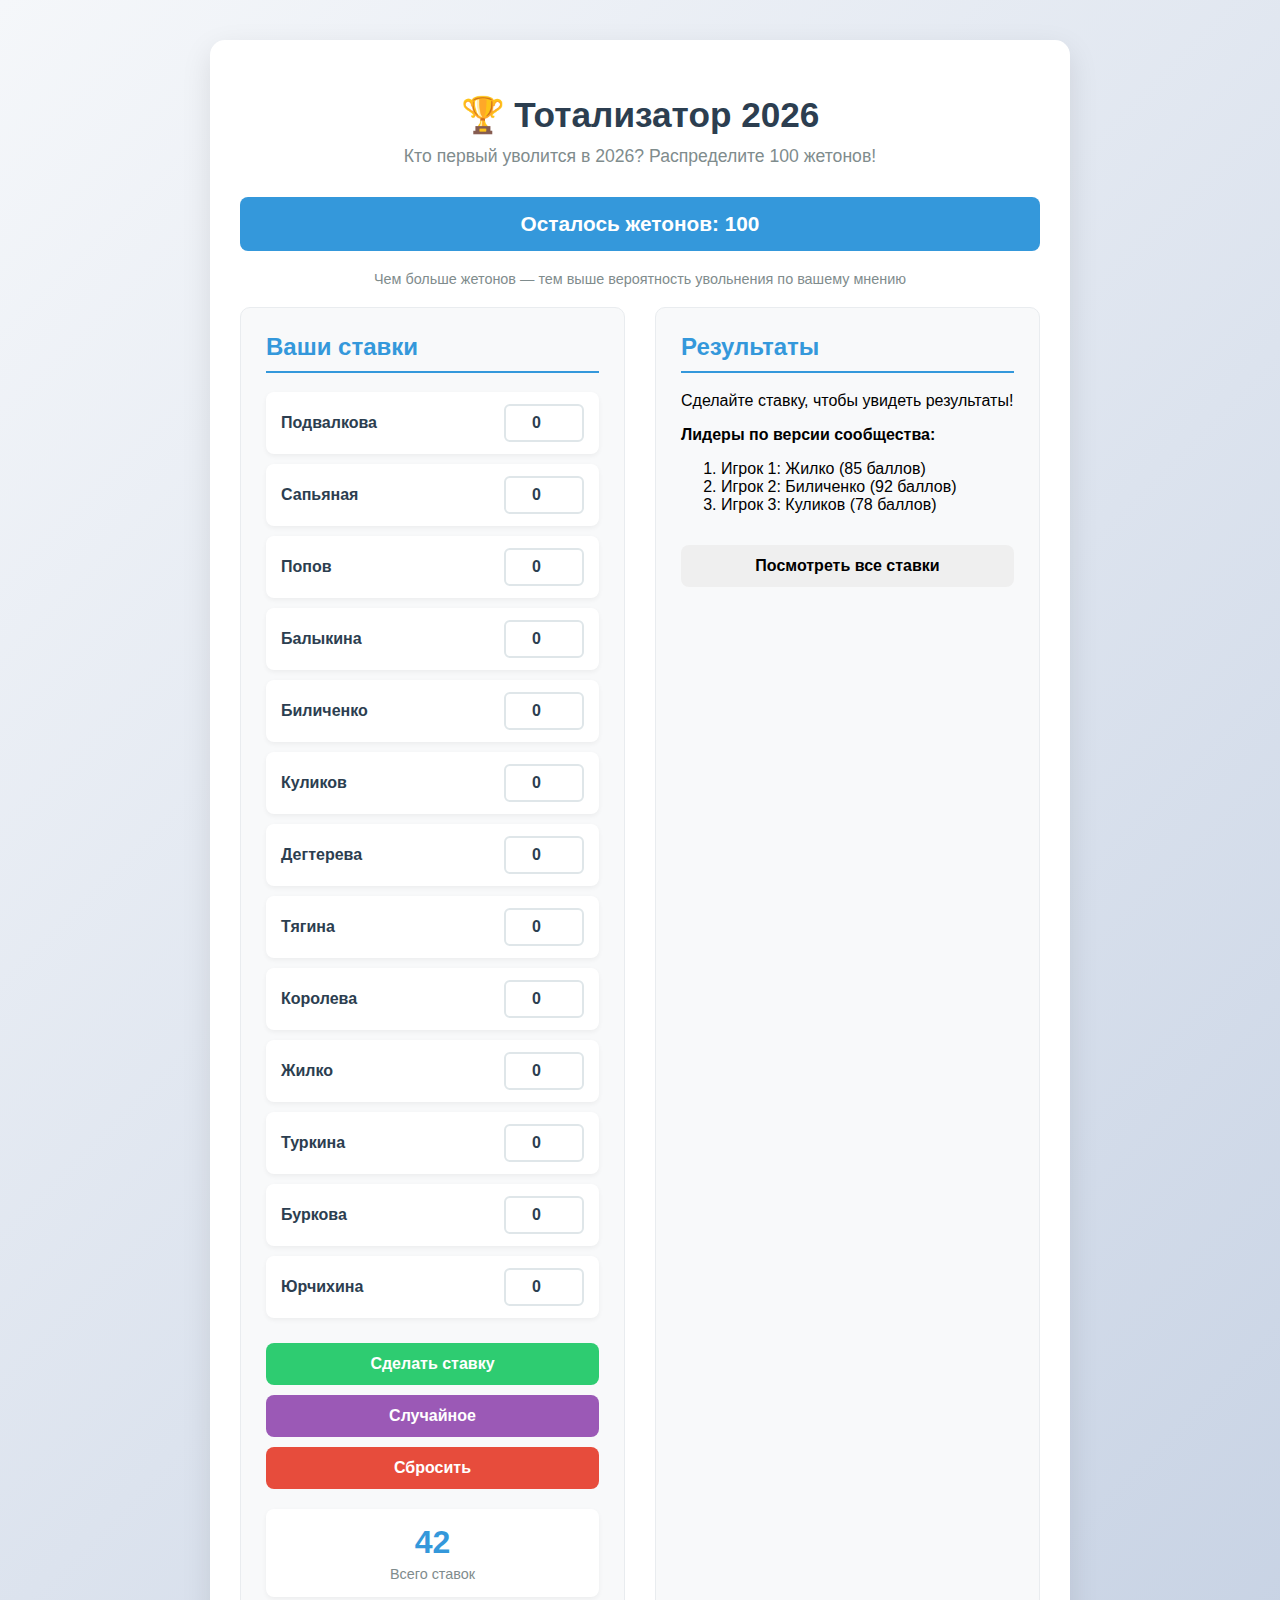
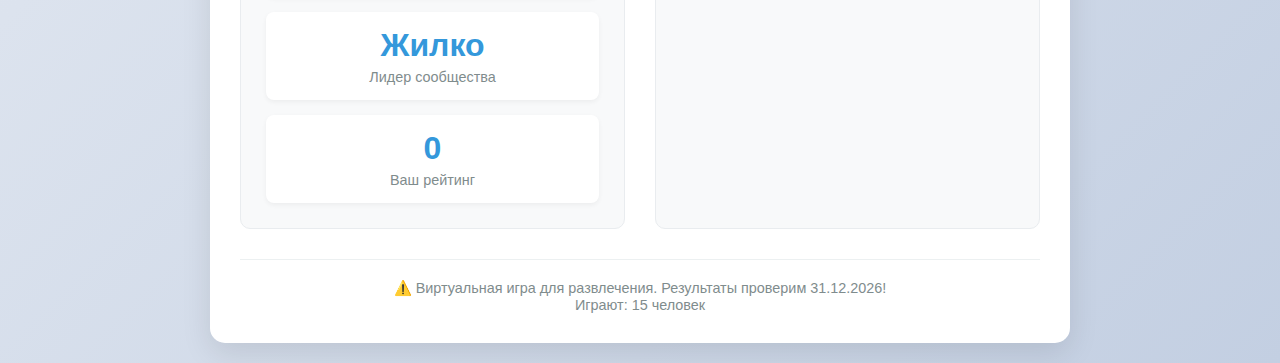
<file: index.html.html>
<!DOCTYPE html>
<html lang="ru">
<head>
    <meta charset="UTF-8">
    <meta name="viewport" content="width=device-width, initial-scale=1.0">
    <title>Тотализатор: Кто уволится в 2026?</title>
    <script src="https://telegram.org/js/telegram-web-app.js"></script>
    <style>
        * {
            box-sizing: border-box;
            font-family: 'Segoe UI', Tahoma, Geneva, Verdana, sans-serif;
        }
        
        body {
            max-width: 900px;
            margin: 0 auto;
            padding: 20px;
            background: linear-gradient(135deg, #f5f7fa 0%, #c3cfe2 100%);
            min-height: 100vh;
        }
        
        .container {
            background: white;
            border-radius: 15px;
            box-shadow: 0 10px 30px rgba(0,0,0,0.1);
            padding: 30px;
            margin-top: 20px;
        }
        
        h1 {
            color: #2c3e50;
            text-align: center;
            margin-bottom: 10px;
            font-size: 2.2em;
        }
        
        .subtitle {
            text-align: center;
            color: #7f8c8d;
            margin-bottom: 30px;
            font-size: 1.1em;
        }
        
        .game-area {
            display: grid;
            grid-template-columns: 1fr 1fr;
            gap: 30px;
        }
        
        @media (max-width: 768px) {
            .game-area {
                grid-template-columns: 1fr;
            }
        }
        
        .betting-section, .results-section {
            background: #f8f9fa;
            border-radius: 10px;
            padding: 25px;
            border: 1px solid #e9ecef;
        }
        
        h2 {
            color: #3498db;
            border-bottom: 2px solid #3498db;
            padding-bottom: 10px;
            margin-top: 0;
        }
        
        .total-tokens {
            background: #3498db;
            color: white;
            padding: 15px;
            border-radius: 8px;
            text-align: center;
            font-size: 1.3em;
            margin-bottom: 20px;
            font-weight: bold;
        }
        
        .token-info {
            font-size: 0.9em;
            color: #7f8c8d;
            text-align: center;
            margin-bottom: 20px;
        }
        
        .person-row {
            display: flex;
            justify-content: space-between;
            align-items: center;
            padding: 12px 15px;
            margin-bottom: 10px;
            background: white;
            border-radius: 8px;
            box-shadow: 0 2px 5px rgba(0,0,0,0.05);
            transition: transform 0.2s;
        }
        
        .person-row:hover {
            transform: translateY(-2px);
            box-shadow: 0 4px 8px rgba(0,0,0,0.1);
        }
        
        .person-name {
            font-weight: 600;
            color: #2c3e50;
            flex-grow: 1;
        }
        
        .bet-input {
            width: 80px;
            padding: 8px 12px;
            border: 2px solid #dfe6e9;
            border-radius: 6px;
            text-align: center;
            font-size: 1em;
            font-weight: bold;
            color: #2c3e50;
            transition: border-color 0.3s;
        }
        
        .bet-input:focus {
            outline: none;
            border-color: #3498db;
        }
        
        .buttons {
            display: flex;
            flex-wrap: wrap;
            gap: 10px;
            margin-top: 25px;
            justify-content: center;
        }
        
        button {
            padding: 12px 25px;
            border: none;
            border-radius: 8px;
            font-size: 1em;
            font-weight: 600;
            cursor: pointer;
            transition: all 0.3s;
            flex: 1;
            min-width: 180px;
        }
        
        #placeBet {
            background: #2ecc71;
            color: white;
        }
        
        #placeBet:hover {
            background: #27ae60;
            transform: translateY(-2px);
        }
        
        #resetBtn {
            background: #e74c3c;
            color: white;
        }
        
        #resetBtn:hover {
            background: #c0392b;
            transform: translateY(-2px);
        }
        
        #randomBtn {
            background: #9b59b6;
            color: white;
        }
        
        #randomBtn:hover {
            background: #8e44ad;
            transform: translateY(-2px);
        }
        
        #shareBtn {
            background: #3498db;
            color: white;
        }
        
        #shareBtn:hover {
            background: #2980b9;
            transform: translateY(-2px);
        }
        
        #saveBtn {
            background: #1abc9c;
            color: white;
        }
        
        #saveBtn:hover {
            background: #16a085;
            transform: translateY(-2px);
        }
        
        .result-item {
            display: flex;
            justify-content: space-between;
            padding: 15px;
            margin-bottom: 12px;
            border-radius: 8px;
            background: white;
            box-shadow: 0 2px 5px rgba(0,0,0,0.05);
        }
        
        .leader {
            background: #fff9e6;
            border-left: 4px solid #f1c40f;
        }
        
        .prob-bar {
            height: 20px;
            background: #ecf0f1;
            border-radius: 10px;
            margin-top: 8px;
            overflow: hidden;
        }
        
        .prob-fill {
            height: 100%;
            background: linear-gradient(90deg, #3498db, #2ecc71);
            border-radius: 10px;
            width: 0%;
            transition: width 1s ease-out;
        }
        
        .your-bet {
            font-weight: bold;
            color: #3498db;
        }
        
        .ai-bet {
            font-weight: bold;
            color: #e74c3c;
        }
        
        .community-bet {
            font-weight: bold;
            color: #9b59b6;
        }
        
        .result-header {
            display: flex;
            justify-content: space-between;
            margin-bottom: 5px;
        }
        
        .hidden {
            display: none;
        }
        
        #results {
            animation: fadeIn 0.8s ease-out;
        }
        
        @keyframes fadeIn {
            from { opacity: 0; transform: translateY(20px); }
            to { opacity: 1; transform: translateY(0); }
        }
        
        .winner {
            background: #e8f6f3;
            border: 2px solid #1abc9c;
            animation: pulse 2s infinite;
        }
        
        @keyframes pulse {
            0% { box-shadow: 0 0 0 0 rgba(26, 188, 156, 0.4); }
            70% { box-shadow: 0 0 0 10px rgba(26, 188, 156, 0); }
            100% { box-shadow: 0 0 0 0 rgba(26, 188, 156, 0); }
        }
        
        .stats {
            display: grid;
            grid-template-columns: repeat(auto-fit, minmax(200px, 1fr));
            gap: 15px;
            margin-top: 20px;
        }
        
        .stat-box {
            background: white;
            padding: 15px;
            border-radius: 8px;
            box-shadow: 0 2px 5px rgba(0,0,0,0.05);
            text-align: center;
        }
        
        .stat-value {
            font-size: 2em;
            font-weight: bold;
            color: #3498db;
        }
        
        .stat-label {
            font-size: 0.9em;
            color: #7f8c8d;
            margin-top: 5px;
        }
        
        .footer {
            text-align: center;
            margin-top: 30px;
            color: #7f8c8d;
            font-size: 0.9em;
            padding-top: 20px;
            border-top: 1px solid #ecf0f1;
        }
        
        .modal {
            display: none;
            position: fixed;
            top: 0;
            left: 0;
            width: 100%;
            height: 100%;
            background: rgba(0,0,0,0.5);
            z-index: 1000;
            justify-content: center;
            align-items: center;
        }
        
        .modal-content {
            background: white;
            padding: 30px;
            border-radius: 15px;
            max-width: 500px;
            width: 90%;
            max-height: 80vh;
            overflow-y: auto;
        }
        
        .close {
            float: right;
            font-size: 28px;
            font-weight: bold;
            cursor: pointer;
            color: #7f8c8d;
        }
        
        .community-list {
            max-height: 300px;
            overflow-y: auto;
            margin-top: 15px;
        }
        
        .community-item {
            padding: 10px;
            border-bottom: 1px solid #eee;
            display: flex;
            justify-content: space-between;
        }
    </style>
</head>
<body>
    <div class="container">
        <h1>🏆 Тотализатор 2026</h1>
        <div class="subtitle">Кто первый уволится в 2026? Распределите 100 жетонов!</div>
        
        <div class="total-tokens">Осталось жетонов: <span id="tokensLeft">100</span></div>
        <div class="token-info">Чем больше жетонов — тем выше вероятность увольнения по вашему мнению</div>
        
        <div class="game-area">
            <div class="betting-section">
                <h2>Ваши ставки</h2>
                <div id="bettingArea"></div>
                
                <div class="buttons">
                    <button id="placeBet">Сделать ставку</button>
                    <button id="randomBtn">Случайное</button>
                    <button id="resetBtn">Сбросить</button>
                    <button id="saveBtn" class="hidden">Сохранить</button>
                    <button id="shareBtn" class="hidden">Поделиться</button>
                </div>
                
                <div class="stats">
                    <div class="stat-box">
                        <div class="stat-value" id="totalBets">0</div>
                        <div class="stat-label">Всего ставок</div>
                    </div>
                    <div class="stat-box">
                        <div class="stat-value" id="topChoice">-</div>
                        <div class="stat-label">Лидер сообщества</div>
                    </div>
                    <div class="stat-box">
                        <div class="stat-value" id="yourScore">0</div>
                        <div class="stat-label">Ваш рейтинг</div>
                    </div>
                </div>
            </div>
            
            <div class="results-section">
                <h2>Результаты</h2>
                <div id="results" class="hidden">
                    <div class="result-header">
                        <span>Участник</span>
                        <span>Вы / AI / Сообщество</span>
                    </div>
                    <div id="resultsList"></div>
                    <div id="winnerAnnouncement" style="margin-top: 20px; padding: 15px; background: #e8f6f3; border-radius: 8px;"></div>
                </div>
                <div id="noResults">
                    <p>Сделайте ставку, чтобы увидеть результаты!</p>
                    <p><strong>Лидеры по версии сообщества:</strong></p>
                    <ol id="communityTop">
                        <li>Загрузка...</li>
                    </ol>
                    <button id="viewAllBtn" style="width: 100%; margin-top: 15px;">Посмотреть все ставки</button>
                </div>
            </div>
        </div>
        
        <div class="footer">
            ⚠️ Виртуальная игра для развлечения. Результаты проверим 31.12.2026!<br>
            <span id="userCount">Играют: 1 человек</span>
        </div>
    </div>
    
    <!-- Модальное окно со всеми ставками -->
    <div id="allBetsModal" class="modal">
        <div class="modal-content">
            <span class="close" onclick="closeModal()">&times;</span>
            <h2>Все ставки сообщества</h2>
            <div id="allBetsList" class="community-list">
                Загрузка...
            </div>
            <button onclick="loadMoreBets()" id="loadMoreBtn" style="width: 100%; margin-top: 15px;">Загрузить еще</button>
        </div>
    </div>

    <script>
        // Данные участников
        const people = [
            "Подвалкова", "Сапьяная", "Попов", "Балыкина", "Биличенко", 
            "Куликов", "Дегтерева", "Тягина", "Королева", "Жилко", 
            "Туркина", "Буркова", "Юрчихина"
        ];

        // Прогноз AI
        const aiPredictions = {
            "Подвалкова": 6, "Сапьяная": 7, "Попов": 3, "Балыкина": 4,
            "Биличенко": 12, "Куликов": 10, "Дегтерева": 8, "Тягина": 7,
            "Королева": 7, "Жилко": 15, "Туркина": 9, "Буркова": 8, "Юрчихина": 4
        };

        // Имитация базы данных через localStorage и Cloudflare Workers
        let userBets = {};
        let communityBets = {};
        let userStats = {
            totalBets: 0,
            topChoice: "",
            userScore: 0
        };
        
        // Генератор уникального ID пользователя
        const userId = localStorage.getItem('tot_user_id') || 
                      'user_' + Date.now() + '_' + Math.random().toString(36).substr(2, 9);
        localStorage.setItem('tot_user_id', userId);
        
        // Имя пользователя
        let userName = localStorage.getItem('tot_user_name');
        if (!userName) {
            userName = prompt("Введите ваше имя для рейтинга:", "Анонимный игрок");
            if (userName) localStorage.setItem('tot_user_name', userName);
        }

        // Инициализация
        function init() {
            // Загрузка сохраненных ставок
            const savedBets = localStorage.getItem('tot_user_bets');
            if (savedBets) {
                userBets = JSON.parse(savedBets);
            } else {
                people.forEach(person => userBets[person] = 0);
            }
            
            // Загрузка данных сообщества
            loadCommunityData();
            renderBettingArea();
            updateTokensLeft();
        }

        // Загрузка данных сообщества (имитация API)
        async function loadCommunityData() {
            try {
                // Здесь будет реальный запрос к API
                // const response = await fetch('https://api.example.com/bets');
                // communityBets = await response.json();
                
                // Имитация данных
                communityBets = {
                    "total": 42,
                    "topChoice": "Жилко",
                    "userCount": 15,
                    "bets": [
                        {name: "Игрок 1", choice: "Жилко", score: 85},
                        {name: "Игрок 2", choice: "Биличенко", score: 92},
                        {name: "Игрок 3", choice: "Куликов", score: 78}
                    ]
                };
                
                updateCommunityStats();
            } catch (error) {
                console.log("Ошибка загрузки данных сообщества");
                communityBets = {total: 0, topChoice: "Нет данных", userCount: 1};
            }
        }

        // Сохранение ставок в "облако" (имитация)
        async function saveBetToCloud() {
            const betData = {
                userId: userId,
                userName: userName,
                bets: userBets,
                timestamp: new Date().toISOString(),
                total: Object.values(userBets).reduce((a, b) => a + b, 0)
            };
            
            // Сохранение в localStorage
            localStorage.setItem('tot_user_bets', JSON.stringify(userBets));
            
            try {
                // Здесь будет реальный запрос к API
                // await fetch('https://api.example.com/save', {
                //     method: 'POST',
                //     headers: {'Content-Type': 'application/json'},
                //     body: JSON.stringify(betData)
                // });
                
                console.log("Ставка сохранена:", betData);
                updateCommunityStats();
                showNotification("Ставка сохранена!");
            } catch (error) {
                console.log("Ошибка сохранения:", error);
            }
        }

        // Показать уведомление
        function showNotification(message) {
            const notification = document.createElement('div');
            notification.textContent = message;
            notification.style.cssText = `
                position: fixed;
                top: 20px;
                right: 20px;
                background: #2ecc71;
                color: white;
                padding: 15px 25px;
                border-radius: 8px;
                z-index: 10000;
                animation: slideIn 0.3s ease-out;
            `;
            document.body.appendChild(notification);
            setTimeout(() => notification.remove(), 3000);
        }

        // Обновление статистики сообщества
        function updateCommunityStats() {
            document.getElementById('totalBets').textContent = communityBets.total || 0;
            document.getElementById('topChoice').textContent = communityBets.topChoice || "-";
            document.getElementById('userCount').textContent = `Играют: ${communityBets.userCount || 1} человек`;
            
            // Обновление топа сообщества
            const communityTop = document.getElementById('communityTop');
            if (communityBets.bets) {
                communityTop.innerHTML = communityBets.bets
                    .slice(0, 3)
                    .map((bet, i) => `<li>${bet.name}: ${bet.choice} (${bet.score} баллов)</li>`)
                    .join('');
            }
        }

        // Отрисовка области ставок
        function renderBettingArea() {
            const bettingArea = document.getElementById('bettingArea');
            bettingArea.innerHTML = '';
            
            people.forEach(person => {
                const row = document.createElement('div');
                row.className = 'person-row';
                
                row.innerHTML = `
                    <span class="person-name">${person}</span>
                    <input type="number" min="0" max="100" value="${userBets[person]}" 
                           class="bet-input" data-person="${person}"
                           oninput="updateBet('${person}', this.value)">
                `;
                
                bettingArea.appendChild(row);
            });
        }

        // Обновление ставки
        function updateBet(person, value) {
            const numValue = parseInt(value) || 0;
            const currentTotal = Object.values(userBets).reduce((a, b) => a + b, 0);
            const newTotal = currentTotal - userBets[person] + numValue;
            
            if (newTotal > 100) {
                alert(`Нельзя поставить больше 100 жетонов! У вас осталось ${100 - (currentTotal - userBets[person])} жетонов.`);
                const input = document.querySelector(`[data-person="${person}"]`);
                input.value = userBets[person];
                return;
            }
            
            userBets[person] = numValue < 0 ? 0 : numValue;
            updateTokensLeft();
            
            // Показываем кнопки сохранения
            document.getElementById('saveBtn').classList.remove('hidden');
            document.getElementById('shareBtn').classList.remove('hidden');
        }

        // Обновление оставшихся жетонов
        function updateTokensLeft() {
            const usedTokens = Object.values(userBets).reduce((a, b) => a + b, 0);
            const totalTokens = 100 - usedTokens;
            document.getElementById('tokensLeft').textContent = totalTokens;
            
            const tokenElement = document.getElementById('tokensLeft');
            tokenElement.style.color = totalTokens < 10 ? '#e74c3c' : 'white';
        }

        // Случайное распределение
        function randomizeBets() {
            people.forEach(person => userBets[person] = 0);
            
            let tokensLeft = 100;
            const shuffledPeople = [...people].sort(() => Math.random() - 0.5);
            
            for (let i = 0; i < shuffledPeople.length - 1; i++) {
                if (tokensLeft <= 0) break;
                
                if (i === shuffledPeople.length - 2) {
                    userBets[shuffledPeople[i]] = tokensLeft;
                    break;
                }
                
                const maxForThisPerson = Math.min(Math.floor(tokensLeft / 2) + 1, tokensLeft);
                const randomBet = Math.floor(Math.random() * maxForThisPerson);
                userBets[shuffledPeople[i]] = randomBet;
                tokensLeft -= randomBet;
            }
            
            renderBettingArea();
            updateTokensLeft();
            document.getElementById('saveBtn').classList.remove('hidden');
            document.getElementById('shareBtn').classList.remove('hidden');
        }

        // Сброс ставок
        function resetBets() {
            if (confirm("Сбросить все ставки?")) {
                people.forEach(person => userBets[person] = 0);
                renderBettingArea();
                updateTokensLeft();
                document.getElementById('results').classList.add('hidden');
                document.getElementById('noResults').style.display = 'block';
                document.getElementById('saveBtn').classList.add('hidden');
                document.getElementById('shareBtn').classList.add('hidden');
            }
        }

        // Показать результаты
        function showResults() {
            const usedTokens = Object.values(userBets).reduce((a, b) => a + b, 0);
            
            if (usedTokens !== 100) {
                alert(`Пожалуйста, распределите все 100 жетонов! Вы использовали ${usedTokens} из 100.`);
                return;
            }
            
            // Определяем победителя
            let maxBet = 0;
            let winners = [];
            
            Object.keys(userBets).forEach(person => {
                if (userBets[person] > maxBet) {
                    maxBet = userBets[person];
                    winners = [person];
                } else if (userBets[person] === maxBet && maxBet > 0) {
                    winners.push(person);
                }
            });
            
            // Сортируем
            const sortedPeople = [...people].sort((a, b) => userBets[b] - userBets[a]);
            
            // Отрисовываем результаты
            const resultsList = document.getElementById('resultsList');
            resultsList.innerHTML = '';
            
            sortedPeople.forEach((person, index) => {
                const resultItem = document.createElement('div');
                resultItem.className = `result-item ${winners.includes(person) ? 'winner' : ''}`;
                
                const userBet = userBets[person];
                const aiBet = aiPredictions[person];
                // Имитация ставок сообщества
                const communityBet = Math.floor(Math.random() * 20) + 1;
                
                resultItem.innerHTML = `
                    <div style="flex-grow: 1;">
                        <strong>${index + 1}. ${person}</strong>
                        <div class="prob-bar">
                            <div class="prob-fill" style="width: 0%" data-width="${userBet}"></div>
                        </div>
                    </div>
                    <div style="text-align: right; min-width: 180px;">
                        <div class="your-bet">Вы: ${userBet}%</div>
                        <div class="ai-bet">AI: ${aiBet}%</div>
                        <div class="community-bet">Сообщество: ${communityBet}%</div>
                    </div>
                `;
                
                resultsList.appendChild(resultItem);
            });
            
            // Анимация
            setTimeout(() => {
                document.querySelectorAll('.prob-fill').forEach(fill => {
                    fill.style.width = fill.getAttribute('data-width') + '%';
                });
            }, 100);
            
            // Объявление победителя
            const winnerAnnouncement = document.getElementById('winnerAnnouncement');
            if (winners.length > 0 && maxBet > 0) {
                if (winners.length === 1) {
                    winnerAnnouncement.innerHTML = `
                        <h3>🎉 По вашим ставкам первым уволится: <strong>${winners[0]}</strong></h3>
                        <p>AI согласен на ${aiPredictions[winners[0]]}%</p>
                        <button onclick="saveBetToCloud()" style="width: 100%; margin-top: 10px; padding: 10px; background: #3498db; color: white; border: none; border-radius: 5px;">Сохранить мою ставку</button>
                    `;
                } else {
                    winnerAnnouncement.innerHTML = `
                        <h3>🎉 По вашим ставкам первыми могут уволиться: <strong>${winners.join(', ')}</strong></h3>
                        <p>У вас ничья!</p>
                    `;
                }
            }
            
            // Показываем результаты
            document.getElementById('results').classList.remove('hidden');
            document.getElementById('noResults').style.display = 'none';
        }

        // Поделиться результатами
        function shareResults() {
            const usedTokens = Object.values(userBets).reduce((a, b) => a + b, 0);
            if (usedTokens !== 100) {
                alert("Сначала сделайте полную ставку!");
                return;
            }
            
            // Определяем топ-3
            const sorted = [...people].sort((a, b) => userBets[b] - userBets[a]);
            const top3 = sorted.slice(0, 3);
            
            const shareText = `🎰 Мой прогноз, кто уволится в 2026:\n\n` +
                             `🥇 ${top3[0]}: ${userBets[top3[0]]}%\n` +
                             `🥈 ${top3[1]}: ${userBets[top3[1]]}%\n` +
                             `🥉 ${top3[2]}: ${userBets[top3[2]]}%\n\n` +
                             `Сделайте свой прогноз!`;
            
            if (navigator.share) {
                navigator.share({
                    title: 'Мой прогноз на увольнения в 2026',
                    text: shareText,
                    url: window.location.href
                });
            } else {
                navigator.clipboard.writeText(shareText + '\n' + window.location.href);
                showNotification("Результаты скопированы в буфер обмена!");
            }
        }

        // Модальное окно
        function openModal() {
            document.getElementById('allBetsModal').style.display = 'flex';
            loadAllBets();
        }

        function closeModal() {
            document.getElementById('allBetsModal').style.display = 'none';
        }

        function loadAllBets() {
            // Имитация загрузки
            const allBetsList = document.getElementById('allBetsList');
            allBetsList.innerHTML = `
                <div class="community-item">
                    <span>Игрок 1</span>
                    <span>Жилко (85%)</span>
                </div>
                <div class="community-item">
                    <span>Игрок 2</span>
                    <span>Биличенко (92%)</span>
                </div>
                <div class="community-item">
                    <span>${userName}</span>
                    <span>${Object.keys(userBets).find(p => userBets[p] === Math.max(...Object.values(userBets)))} (${Math.max(...Object.values(userBets))}%)</span>
                </div>
            `;
        }

        // Инициализация при загрузке
        document.addEventListener('DOMContentLoaded', () => {
            init();
            
            document.getElementById('placeBet').addEventListener('click', showResults);
            document.getElementById('randomBtn').addEventListener('click', randomizeBets);
            document.getElementById('resetBtn').addEventListener('click', resetBets);
            document.getElementById('saveBtn').addEventListener('click', saveBetToCloud);
            document.getElementById('shareBtn').addEventListener('click', shareResults);
            document.getElementById('viewAllBtn').addEventListener('click', openModal);
            
            // Проверяем, если уже есть сохраненные ставки
            if (Object.values(userBets).some(bet => bet > 0)) {
                document.getElementById('saveBtn').classList.remove('hidden');
                document.getElementById('shareBtn').classList.remove('hidden');
            }
        });

        // Закрытие модального окна при клике вне его
        window.onclick = function(event) {
            const modal = document.getElementById('allBetsModal');
            if (event.target === modal) {
                closeModal();
            }
        }
    </script>
</body>
</html>
</file>
